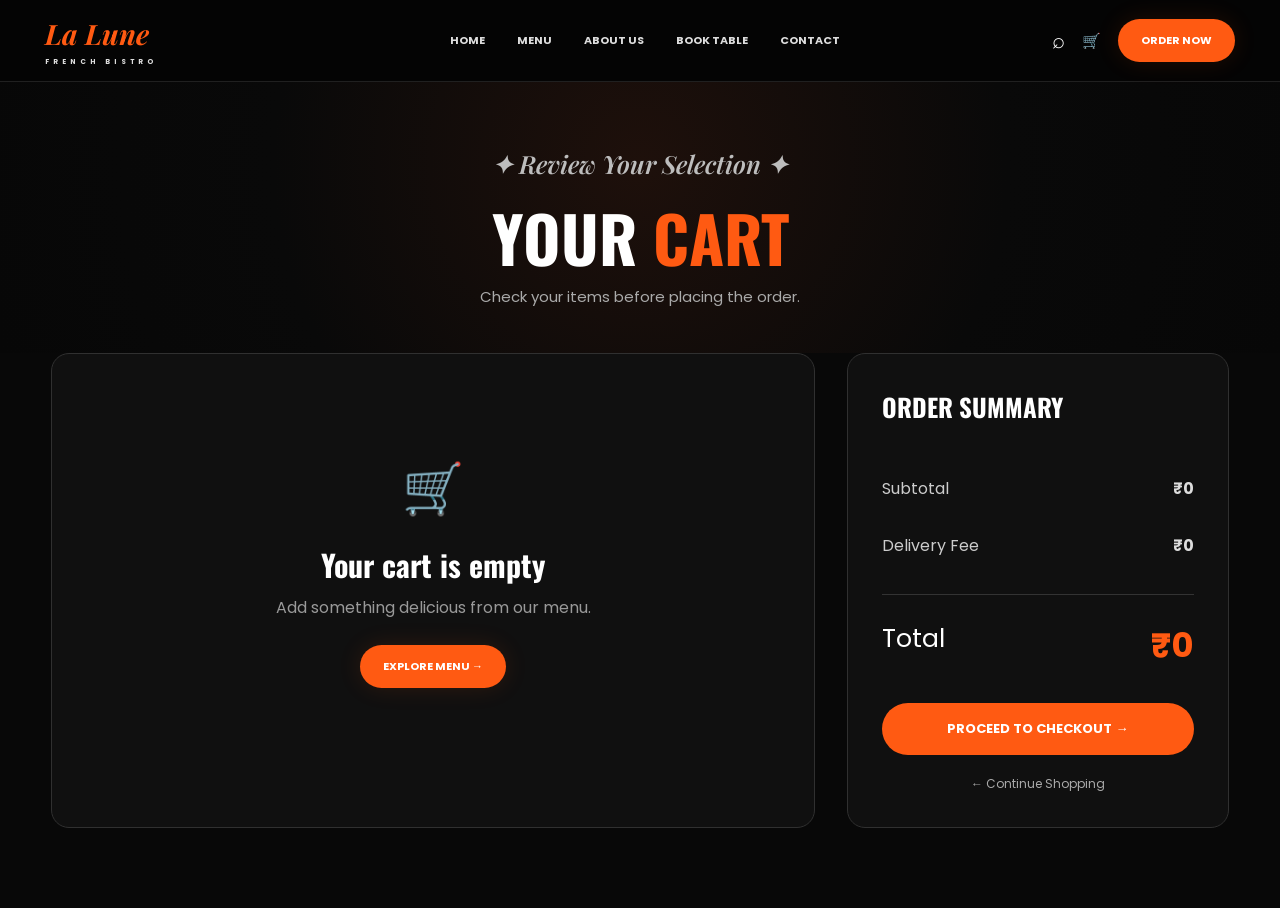
<file: cart.html>
<!DOCTYPE html>
<html lang="en">
<head>
<meta charset="UTF-8">
<meta name="viewport" content="width=device-width, initial-scale=1.0">
<title>La Lune | Your Cart</title>
<link rel="preconnect" href="https://fonts.googleapis.com">
<link rel="preconnect" href="https://fonts.gstatic.com" crossorigin>
<link href="https://fonts.googleapis.com/css2?family=Oswald:wght@500;600;700&family=Playfair+Display:ital,wght@1,500;1,600&family=Poppins:wght@400;500;600;700&display=swap" rel="stylesheet">
<link rel="stylesheet" href="style.css">
</head>
<body class="cart-page">

<header class="navbar">
  <a class="logo" href="index.html"><span>La Lune</span><small>FRENCH BISTRO</small></a>
  <nav>
    <a href="index.html#home">HOME</a><a href="index.html#menu">MENU</a><a href="index.html#about">ABOUT US</a><a href="index.html#book-table">BOOK TABLE</a><a href="index.html#contact">CONTACT</a>
  </nav>
  <div class="nav-actions">
    <button class="icon-btn" aria-label="Search">⌕</button>
    <a class="cart-btn" href="cart.html">🛒<b id="cartCount">0</b></a>
    <a class="order-btn" href="order.html">ORDER NOW</a>
  </div>
</header>

<main>
<section class="cart-hero">
  <p class="script">✦ Review Your Selection ✦</p>
  <h1>YOUR <span>CART</span></h1>
  <p>Check your items before placing the order.</p>
</section>

<section class="cart-layout">
  <div class="cart-items" id="cartItems"></div>

  <aside class="summary">
    <h2>ORDER SUMMARY</h2>
    <div class="summary-row"><span>Subtotal</span><strong id="subtotal">₹0</strong></div>
    <div class="summary-row"><span>Delivery Fee</span><strong id="delivery">₹40</strong></div>
    <div class="summary-total"><span>Total</span><strong id="total">₹40</strong></div>
    <button class="checkout-btn" onclick="checkout()">PROCEED TO CHECKOUT →</button>
    <a class="continue" href="index.html#menu">← Continue Shopping</a>
  </aside>
</section>
</main>

<script src="cart.js"></script>
</body>
</html>
</file>
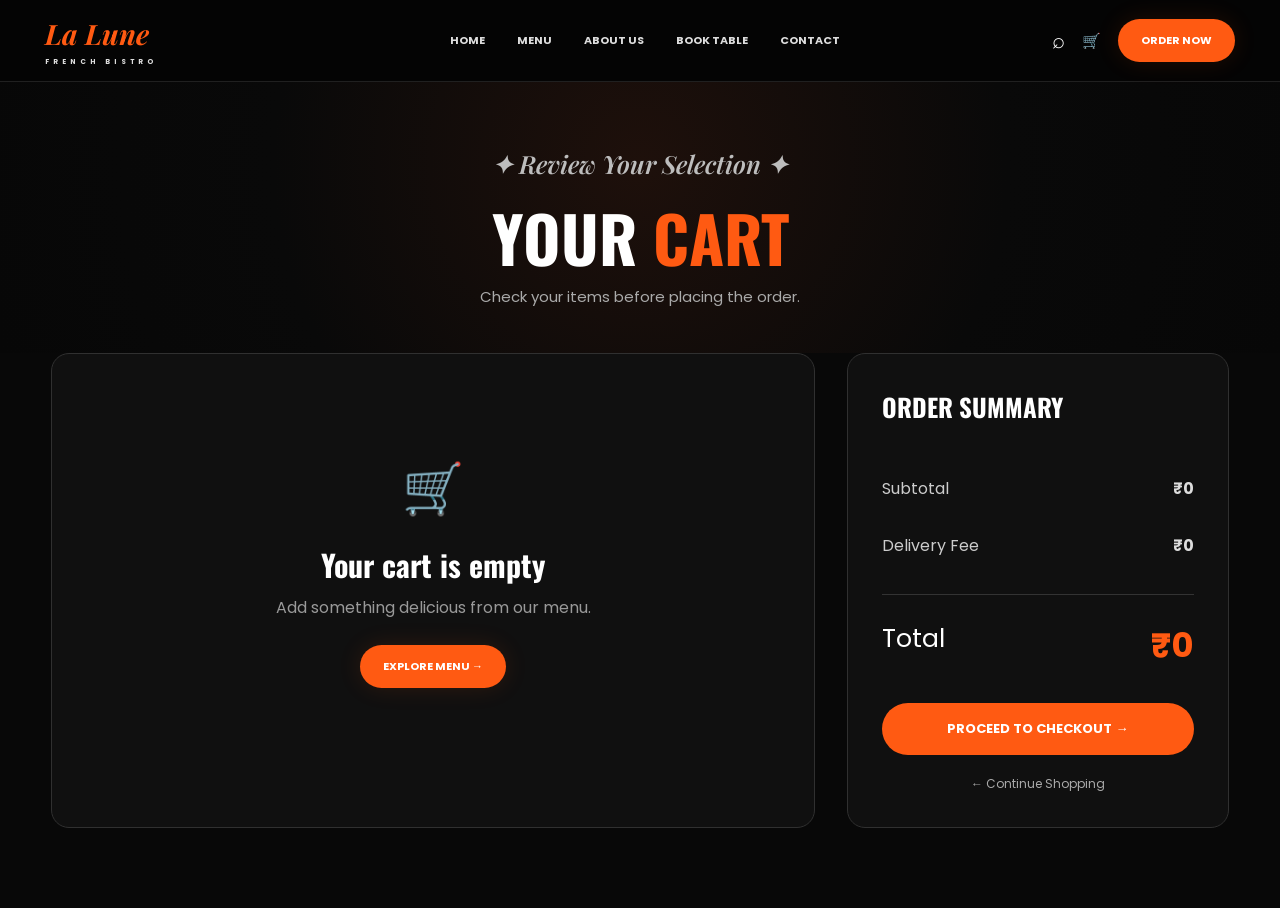
<file: checkout.html>
<!DOCTYPE html>
<html lang="en">
<head>
<meta charset="UTF-8"><meta name="viewport" content="width=device-width, initial-scale=1.0">
<title>La Lune | Checkout</title>
<link rel="preconnect" href="https://fonts.googleapis.com"><link rel="preconnect" href="https://fonts.gstatic.com" crossorigin>
<link href="https://fonts.googleapis.com/css2?family=Oswald:wght@500;600;700&family=Playfair+Display:ital,wght@1,500;1,600&family=Poppins:wght@400;500;600;700&display=swap" rel="stylesheet">
<link rel="stylesheet" href="style.css">
</head>
<body class="checkout-page">
<header class="navbar">
  <a class="logo" href="index.html"><span>La Lune</span><small>FRENCH BISTRO</small></a>
  <nav><a href="index.html#home">HOME</a><a href="index.html#menu">MENU</a><a href="index.html#about">ABOUT US</a><a href="index.html#book-table">BOOK TABLE</a><a href="index.html#contact">CONTACT</a></nav>
  <div class="nav-actions"><a class="cart-btn" href="cart.html">🛒<b id="checkoutCartCount">0</b></a><a class="order-btn" href="order.html">ORDER NOW</a></div>
</header>
<main>
<section class="cart-hero"><p class="script">✦ Almost There ✦</p><h1>CHECK <span>OUT</span></h1><p>Enter your details and choose a payment method.</p></section>
<section class="checkout-layout">
  <form class="checkout-form" id="checkoutForm">
    <h2>DELIVERY DETAILS</h2>
    <div class="form-row"><label>Full Name<input id="fullName" required placeholder="Enter your name"></label><label>Mobile Number<input id="mobile" type="tel" required placeholder="Enter mobile number"></label></div>
    <label>Delivery Address<textarea id="address" required placeholder="House no., street, area, city"></textarea></label>
    <h2 class="payment-title">PAYMENT METHOD</h2>
    <div class="payment-options">
      <label class="payment-card active"><input type="radio" name="payment" value="UPI" checked><span class="payment-icon">◉</span><span><strong>UPI</strong><small>Google Pay / PhonePe / Paytm</small></span></label>
      <label class="payment-card"><input type="radio" name="payment" value="Card"><span class="payment-icon">▣</span><span><strong>Credit / Debit Card</strong><small>Secure card payment</small></span></label>
      <label class="payment-card"><input type="radio" name="payment" value="COD"><span class="payment-icon">💵</span><span><strong>Cash on Delivery</strong><small>Pay when your order arrives</small></span></label>
    </div>
    <div id="paymentExtra" class="payment-extra"><label>UPI ID<input id="upiId" placeholder="example@upi"></label></div>
    <button class="primary-btn place-order" type="submit">PLACE ORDER →</button>
    <a class="continue" href="cart.html">← Back to Cart</a>
  </form>
  <aside class="summary"><h2>YOUR ORDER</h2><div id="checkoutItems"></div><div class="summary-row"><span>Subtotal</span><strong id="checkoutSubtotal">₹0</strong></div><div class="summary-row"><span>Delivery Fee</span><strong id="checkoutDelivery">₹0</strong></div><div class="summary-total"><span>Total</span><strong id="checkoutTotal">₹0</strong></div></aside>
</section>
</main>
<script src="checkout.js"></script>
</body></html>
</file>
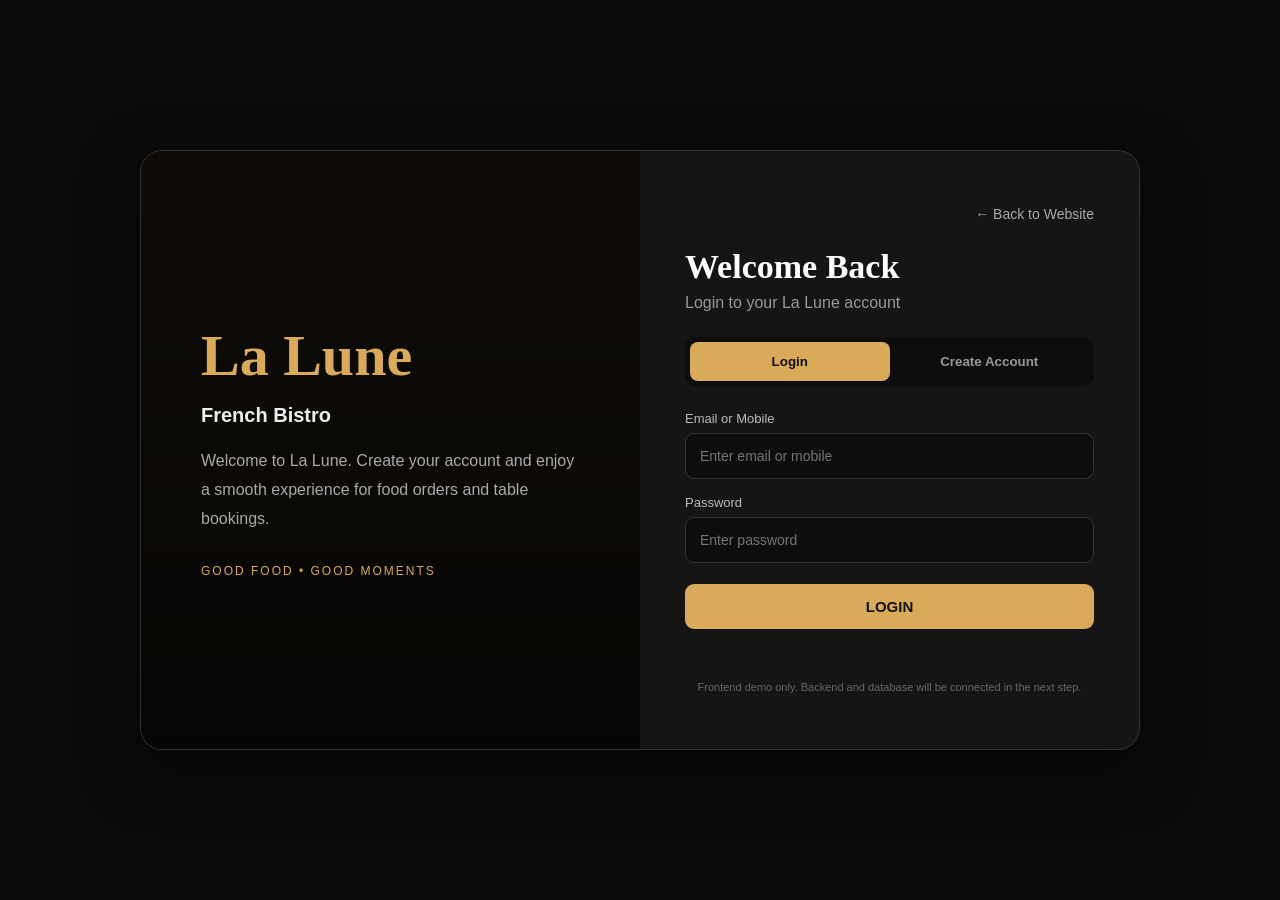
<file: login.html>
<!DOCTYPE html>
<html lang="en">
<head>
    <meta charset="UTF-8">
    <meta name="viewport" content="width=device-width, initial-scale=1.0">
    <title>La Lune | Login</title>

    <style>
        * {
            margin: 0;
            padding: 0;
            box-sizing: border-box;
            font-family: Arial, sans-serif;
        }

        body {
            min-height: 100vh;
            background: #0b0b0b;
            color: white;
            display: flex;
            justify-content: center;
            align-items: center;
            padding: 20px;
        }

        .login-container {
            width: 100%;
            max-width: 1000px;
            min-height: 600px;
            display: grid;
            grid-template-columns: 1fr 1fr;
            background: #151515;
            border-radius: 22px;
            overflow: hidden;
            border: 1px solid #333;
            box-shadow: 0 20px 60px rgba(0,0,0,0.6);
        }

        /* LEFT SIDE */
        .left {
            padding: 60px;
            display: flex;
            flex-direction: column;
            justify-content: center;
            background:
                linear-gradient(
                    rgba(0,0,0,0.35),
                    rgba(0,0,0,0.7)
                ),
                #17120c;
        }

        .left h1 {
            font-family: Georgia, serif;
            font-size: 58px;
            color: #d9aa59;
            margin-bottom: 15px;
        }

        .left h3 {
            font-size: 20px;
            margin-bottom: 20px;
            color: #eee;
        }

        .left p {
            color: #aaa;
            line-height: 1.8;
            max-width: 400px;
        }

        .tagline {
            margin-top: 30px;
            color: #d9aa59;
            letter-spacing: 2px;
            font-size: 12px;
        }

        /* RIGHT SIDE */
        .right {
            padding: 45px;
            display: flex;
            align-items: center;
        }

        .form-box {
            width: 100%;
            max-width: 420px;
            margin: auto;
        }

        .back {
            text-align: right;
            margin-bottom: 25px;
        }

        .back a {
            color: #aaa;
            text-decoration: none;
            font-size: 14px;
        }

        .back a:hover {
            color: #d9aa59;
        }

        .form-box h2 {
            font-family: Georgia, serif;
            font-size: 34px;
            margin-bottom: 8px;
        }

        .subtitle {
            color: #999;
            margin-bottom: 25px;
        }

        /* TABS */
        .tabs {
            display: flex;
            background: #0d0d0d;
            padding: 5px;
            border-radius: 10px;
            margin-bottom: 25px;
        }

        .tabs button {
            flex: 1;
            padding: 12px;
            border: none;
            background: transparent;
            color: #999;
            cursor: pointer;
            border-radius: 8px;
            font-weight: bold;
        }

        .tabs button.active {
            background: #d9aa59;
            color: #111;
        }

        /* FORM */
        .form {
            display: none;
        }

        .form.active {
            display: block;
        }

        .input-group {
            margin-bottom: 16px;
        }

        .input-group label {
            display: block;
            color: #bbb;
            font-size: 13px;
            margin-bottom: 7px;
        }

        .input-group input {
            width: 100%;
            padding: 14px;
            background: #0d0d0d;
            color: white;
            border: 1px solid #333;
            border-radius: 9px;
            outline: none;
            font-size: 14px;
        }

        .input-group input:focus {
            border-color: #d9aa59;
        }

        .submit-btn {
            width: 100%;
            padding: 14px;
            border: none;
            border-radius: 9px;
            background: #d9aa59;
            color: #111;
            font-size: 15px;
            font-weight: bold;
            cursor: pointer;
            margin-top: 5px;
        }

        .submit-btn:hover {
            background: #e7bc70;
        }

        .message {
            text-align: center;
            margin-top: 15px;
            color: #d9aa59;
            font-size: 13px;
            min-height: 20px;
        }

        .demo-note {
            text-align: center;
            color: #666;
            font-size: 11px;
            margin-top: 15px;
            line-height: 1.5;
        }

        /* MOBILE */
        @media (max-width: 750px) {

            body {
                padding: 10px;
            }

            .login-container {
                grid-template-columns: 1fr;
            }

            .left {
                padding: 35px 25px;
            }

            .left h1 {
                font-size: 43px;
            }

            .left h3 {
                font-size: 17px;
            }

            .right {
                padding: 30px 20px;
            }

            .form-box h2 {
                font-size: 30px;
            }
        }
    </style>
</head>

<body>

<div class="login-container">

    <!-- LEFT -->
    <div class="left">

        <h1>La Lune</h1>

        <h3>French Bistro</h3>

        <p>
            Welcome to La Lune. Create your account and
            enjoy a smooth experience for food orders
            and table bookings.
        </p>

        <div class="tagline">
            GOOD FOOD • GOOD MOMENTS
        </div>

    </div>


    <!-- RIGHT -->
    <div class="right">

        <div class="form-box">

            <div class="back">
                <a href="index(1).html">
                    ← Back to Website
                </a>
            </div>


            <h2 id="formTitle">
                Welcome Back
            </h2>

            <p class="subtitle" id="formSubtitle">
                Login to your La Lune account
            </p>


            <!-- TABS -->
            <div class="tabs">

                <button
                    id="loginTab"
                    class="active"
                    onclick="showLogin()">
                    Login
                </button>

                <button
                    id="signupTab"
                    onclick="showSignup()">
                    Create Account
                </button>

            </div>


            <!-- LOGIN FORM -->
            <form
                id="loginForm"
                class="form active"
                onsubmit="loginUser(event)">

                <div class="input-group">

                    <label>
                        Email or Mobile
                    </label>

                    <input
                        type="text"
                        id="loginContact"
                        placeholder="Enter email or mobile"
                        required>

                </div>


                <div class="input-group">

                    <label>
                        Password
                    </label>

                    <input
                        type="password"
                        id="loginPassword"
                        placeholder="Enter password"
                        required>

                </div>


                <button
                    type="submit"
                    class="submit-btn">

                    LOGIN

                </button>

            </form>


            <!-- SIGNUP FORM -->
            <form
                id="signupForm"
                class="form"
                onsubmit="createAccount(event)">

                <div class="input-group">

                    <label>
                        Full Name
                    </label>

                    <input
                        type="text"
                        id="name"
                        placeholder="Enter your name"
                        required>

                </div>


                <div class="input-group">

                    <label>
                        Email
                    </label>

                    <input
                        type="email"
                        id="email"
                        placeholder="Enter your email"
                        required>

                </div>


                <div class="input-group">

                    <label>
                        Mobile Number
                    </label>

                    <input
                        type="tel"
                        id="mobile"
                        placeholder="Enter mobile number"
                        required>

                </div>


                <div class="input-group">

                    <label>
                        Password
                    </label>

                    <input
                        type="password"
                        id="password"
                        placeholder="Minimum 6 characters"
                        minlength="6"
                        required>

                </div>


                <div class="input-group">

                    <label>
                        Confirm Password
                    </label>

                    <input
                        type="password"
                        id="confirmPassword"
                        placeholder="Re-enter password"
                        minlength="6"
                        required>

                </div>


                <button
                    type="submit"
                    class="submit-btn">

                    CREATE ACCOUNT

                </button>

            </form>


            <div
                id="message"
                class="message">
            </div>


            <div class="demo-note">
                Frontend demo only. Backend and database
                will be connected in the next step.
            </div>

        </div>

    </div>

</div>


<script>

    /* SHOW LOGIN */

    function showLogin() {

        document
            .getElementById("loginForm")
            .classList.add("active");

        document
            .getElementById("signupForm")
            .classList.remove("active");


        document
            .getElementById("loginTab")
            .classList.add("active");

        document
            .getElementById("signupTab")
            .classList.remove("active");


        document
            .getElementById("formTitle")
            .innerText = "Welcome Back";

        document
            .getElementById("formSubtitle")
            .innerText =
            "Login to your La Lune account";

        document
            .getElementById("message")
            .innerText = "";
    }


    /* SHOW SIGNUP */

    function showSignup() {

        document
            .getElementById("signupForm")
            .classList.add("active");

        document
            .getElementById("loginForm")
            .classList.remove("active");


        document
            .getElementById("signupTab")
            .classList.add("active");

        document
            .getElementById("loginTab")
            .classList.remove("active");


        document
            .getElementById("formTitle")
            .innerText = "Create Account";

        document
            .getElementById("formSubtitle")
            .innerText =
            "Join La Lune today";

        document
            .getElementById("message")
            .innerText = "";
    }


    /* CREATE ACCOUNT */

    function createAccount(event) {

        event.preventDefault();

        let name =
            document.getElementById("name").value;

        let email =
            document.getElementById("email").value;

        let mobile =
            document.getElementById("mobile").value;

        let password =
            document.getElementById("password").value;

        let confirmPassword =
            document.getElementById("confirmPassword").value;


        if (password !== confirmPassword) {

            document.getElementById("message")
                .innerText =
                "Passwords do not match.";

            return;
        }


        /*
        TEMPORARY DEMO

        Later this information will go to
        Backend + Database.
        */

        localStorage.setItem(
            "laLuneDemoUser",
            JSON.stringify({
                name: name,
                email: email,
                mobile: mobile,
                password: password
            })
        );


        document.getElementById("message")
            .innerText =
            "Account created successfully!";


        document
            .getElementById("signupForm")
            .reset();


        setTimeout(function () {

            showLogin();

        }, 1000);

    }


    /* LOGIN */

    function loginUser(event) {

        event.preventDefault();


        let contact =
            document
            .getElementById("loginContact")
            .value;

        let password =
            document
            .getElementById("loginPassword")
            .value;


        let savedUser =
            JSON.parse(
                localStorage.getItem(
                    "laLuneDemoUser"
                )
            );


        if (
            savedUser &&
            (
                contact === savedUser.email ||
                contact === savedUser.mobile
            ) &&
            password === savedUser.password
        ) {

            localStorage.setItem(
                "laLuneLoggedInUser",
                JSON.stringify({
                    name: savedUser.name,
                    email: savedUser.email,
                    mobile: savedUser.mobile
                })
            );


            document.getElementById("message")
                .innerText =
                "Login successful!";


            setTimeout(function () {

                window.location.href =
                    "index(1).html";

            }, 1000);

        }

        else {

            document.getElementById("message")
                .innerText =
                "Invalid email/mobile or password.";

        }

    }

</script>

</body>
</html>
</file>
<file: style.css>
*{box-sizing:border-box;margin:0;padding:0}
html{scroll-behavior:smooth}
body{background:#080808;color:#fff;font-family:Poppins,sans-serif;overflow-x:hidden}
a{text-decoration:none;color:inherit}
button{font-family:inherit;cursor:pointer}

.navbar{height:82px;border-bottom:1px solid #202020;display:flex;align-items:center;justify-content:space-between;padding:0 3.5%;position:sticky;top:0;z-index:50;background:rgba(5,5,5,.94);backdrop-filter:blur(12px)}
.logo{display:flex;flex-direction:column;line-height:1}
.logo span{font:700 28px 'Playfair Display',serif;font-style:italic;color:#ff5a12}
.logo small{font:700 7px Poppins;letter-spacing:4px;margin-top:5px;text-align:center;color:#ddd}
nav{display:flex;gap:32px;margin-left:80px}
nav a{font-size:11px;font-weight:700;color:#ddd;position:relative;padding:30px 0}
nav a:hover,nav a.active{color:#ff5a12}
nav a.active:after{content:"";position:absolute;bottom:20px;left:0;width:30px;height:2px;background:#ff5a12}
.nav-actions{display:flex;align-items:center;gap:17px}
.icon-btn,.cart-btn{background:none;border:0;color:#fff;font-size:22px;position:relative}
.cart-btn{font-size:15px}
.cart-btn b{position:absolute;background:#ff5a12;color:#fff;font-size:8px;border-radius:50%;padding:3px 5px;top:-9px;right:-8px}
.order-btn,.primary-btn{background:#ff5a12;border-radius:28px;padding:13px 23px;font-size:11px;font-weight:700;color:#fff;display:inline-block;box-shadow:0 0 25px rgba(255,90,18,.12);transition:.3s}
.order-btn:hover,.primary-btn:hover{transform:translateY(-3px);box-shadow:0 10px 30px rgba(255,90,18,.25)}

.hero{min-height:440px;display:flex;position:relative;padding:42px 5% 30px;background:radial-gradient(circle at 70% 50%,#21140f 0,#0b0b0b 45%,#070707 75%);overflow:hidden}
.hero-copy{width:47%;z-index:3;padding:0 0 0 1.5%}
.script{font:italic 600 21px 'Playfair Display',serif;color:#ff5a12;margin-bottom:8px}
.hero h1{font:700 clamp(55px,5.2vw,84px) Oswald,sans-serif;line-height:.92;letter-spacing:1px}
.hero h1 span{color:#ff5a12;display:block}
.intro{font-size:12px;line-height:1.7;color:#d2d2d2;margin:22px 0}
.hero-buttons{display:flex;gap:12px}
.secondary-btn{border:1px solid #ff5a12;border-radius:28px;padding:12px 25px;font-size:11px;font-weight:700;transition:.3s}
.secondary-btn:hover{background:#ff5a12}

.hero-foods{width:53%;position:relative;min-height:390px}
.food{position:absolute;object-fit:cover;border-radius:16px;box-shadow:0 18px 40px rgba(0,0,0,.45);border:1px solid rgba(255,255,255,.06);animation:popIn .9s cubic-bezier(.2,.8,.2,1) both,floatFood 5s ease-in-out infinite}
.noodle{width:270px;height:180px;right:34%;top:30px;animation-delay:.15s}
.drink{width:150px;height:205px;right:0;top:-25px;animation-delay:.3s}
.burger{width:245px;height:200px;right:13%;top:122px;z-index:3;animation-delay:.45s}
.pizza{width:245px;height:200px;right:-2%;top:135px;animation-delay:.6s}
.fresh-badge{position:absolute;z-index:5;right:4%;top:35px;border:1px solid #ff5a12;border-radius:50%;width:75px;height:75px;background:#0c0c0c;display:flex;flex-direction:column;align-items:center;justify-content:center;font-size:10px;text-align:center}
.fresh-badge strong{font-size:15px}.fresh-badge span{font-size:6px;letter-spacing:1px}

.food-grid{display:grid;grid-template-columns:repeat(4,1fr);gap:10px;padding:5px 4% 20px;background:#080808}
.food-card{height:132px;border:1px solid #343434;border-radius:14px;overflow:hidden;display:flex;background:#0c0c0c;transition:.35s;position:relative}
.food-card:hover{transform:translateY(-7px);border-color:#ff5a12;box-shadow:0 15px 35px rgba(255,90,18,.13)}
.card-copy{width:38%;padding:18px 8px 10px 15px;z-index:2}
.card-copy p{font:italic 600 14px 'Playfair Display';color:#ff5a12}
.card-copy h2{font:700 21px Oswald;line-height:1}
.card-copy small{font-size:8px;color:#aaa}
.card-copy button{display:block;border:0;background:#ff5a12;color:#fff;width:25px;height:25px;border-radius:50%;margin-top:14px}
.food-card img{width:62%;height:100%;object-fit:cover;transition:.5s}
.food-card:hover img{transform:scale(1.08)}

.features{margin:0 4% 55px;border:1px solid #2b2b2b;border-radius:14px;display:grid;grid-template-columns:repeat(4,1fr);padding:15px 0;background:#0a0a0a}
.features div{padding:0 25px;border-right:1px solid #303030;display:grid;grid-template-columns:35px 1fr;align-items:center}
.features div:last-child{border:0}.features span{grid-row:span 2;font-size:19px}.features strong{font-size:10px}.features small{font-size:8px;color:#888}

.bottom-section{text-align:center;padding:20px 20px 80px}.bottom-section h2{font:700 45px Oswald;letter-spacing:1px}.bottom-section .script{margin-bottom:12px}
.contact{padding:70px 20px;text-align:center;background:#110d0b}.contact h2{font:700 45px Oswald}.contact p{color:#aaa;margin:10px 0 25px}

@keyframes popIn{from{opacity:0;transform:scale(.65) translateY(40px)}to{opacity:1;transform:scale(1) translateY(0)}}
@keyframes floatFood{0%,100%{translate:0 0}50%{translate:0 -7px}}
@media(max-width:900px){nav{gap:15px;margin-left:10px}.hero{padding-left:4%}.food-grid{grid-template-columns:repeat(2,1fr)}.features{grid-template-columns:repeat(2,1fr);gap:15px}.features div:nth-child(2){border:0}}
@media(max-width:650px){.navbar{height:68px}.logo span{font-size:22px}nav{display:none}.nav-actions{gap:9px}.order-btn{padding:10px 13px}.hero{display:block;padding:35px 5% 20px}.hero-copy{width:100%}.hero h1{font-size:58px}.hero-foods{width:100%;height:340px;margin-top:15px}.noodle{width:52%;height:135px;right:37%;top:20px}.drink{width:29%;height:150px;right:0;top:0}.burger{width:52%;height:155px;right:18%;top:115px}.pizza{width:48%;height:145px;right:0;top:150px}.fresh-badge{width:58px;height:58px;right:4%;top:80px}.fresh-badge strong{font-size:11px}.food-grid{grid-template-columns:1fr;padding:5px 5% 18px}.food-card{height:120px}.features{margin:0 5% 35px;grid-template-columns:1fr 1fr}.features div{padding:10px 12px;border-right:0}.bottom-section{padding-bottom:55px}.bottom-section h2,.contact h2{font-size:35px}}

/* CART PAGE */
.cart-page{min-height:100vh}
.cart-hero{text-align:center;padding:65px 20px 45px;background:radial-gradient(circle at 50% 30%,#1e100b 0,#090909 55%,#070707 100%)}
.cart-hero .script{font-size:25px;color:#bdbdbd}
.cart-hero h1{font:700 clamp(50px,5vw,76px) Oswald;line-height:1;margin:25px 0 16px}
.cart-hero h1 span{color:#ff5a12}
.cart-hero>p:last-child{color:#aaa;font-size:15px}
.cart-layout{display:grid;grid-template-columns:minmax(0,2fr) minmax(300px,1fr);gap:32px;padding:0 4% 80px;max-width:1600px;margin:auto}
.cart-items,.summary{border:1px solid #303030;border-radius:18px;background:#101010}
.cart-items{padding:28px 32px}
.cart-item{display:grid;grid-template-columns:120px 1fr 100px 125px 35px;gap:25px;align-items:center;padding:30px 0;border-bottom:1px solid #292929}
.cart-item:last-child{border-bottom:0}
.cart-item img{width:120px;height:100px;object-fit:cover;border-radius:13px}
.cart-product h3{font-size:20px;margin-bottom:7px}
.cart-product p{color:#999;font-size:14px}
.item-price{color:#ff5a12;font-size:20px}
.qty{display:flex;align-items:center;gap:12px}
.qty button{width:38px;height:38px;border-radius:9px;border:1px solid #444;background:#141414;color:#fff;font-size:20px}
.qty button:hover{border-color:#ff5a12;color:#ff5a12}
.qty span{min-width:18px;text-align:center}
.remove{border:0;background:none;color:#888;font-size:20px}.remove:hover{color:#ff5a12}
.summary{padding:34px;align-self:start;position:sticky;top:105px}
.summary h2{font:700 25px Oswald;margin-bottom:35px}
.summary-row{display:flex;justify-content:space-between;padding:16px 0;font-size:16px;color:#ccc}
.summary-row strong{color:#ddd}
.summary-total{display:flex;justify-content:space-between;border-top:1px solid #333;margin-top:20px;padding-top:25px;font-size:25px}
.summary-total strong{color:#ff5a12;font-size:34px}
.checkout-btn{width:100%;margin-top:32px;padding:16px;border:0;border-radius:30px;background:#ff5a12;color:#fff;font-weight:700;font-size:13px;cursor:pointer}
.checkout-btn:hover{transform:translateY(-2px);box-shadow:0 12px 30px rgba(255,90,18,.2)}
.continue{display:block;text-align:center;color:#aaa;font-size:12px;margin-top:20px}.continue:hover{color:#ff5a12}
.empty-cart{text-align:center;padding:70px 20px}.empty-icon{font-size:50px;margin-bottom:15px}.empty-cart h2{font:700 30px Oswald}.empty-cart p{color:#999;margin:8px 0 25px}

@media(max-width:900px){
 .cart-layout{grid-template-columns:1fr}.summary{position:static}.cart-item{grid-template-columns:90px 1fr auto;gap:15px}.cart-item img{width:90px;height:80px}.item-price{grid-column:2}.qty{grid-column:3;grid-row:1/3}.remove{grid-column:3;grid-row:3}
}
@media(max-width:600px){
 .cart-hero{padding:45px 15px 35px}.cart-hero h1{font-size:52px}.cart-layout{padding:0 5% 50px}.cart-items{padding:15px}.cart-item{grid-template-columns:75px 1fr auto;gap:10px;padding:20px 0}.cart-item img{width:75px;height:70px}.cart-product h3{font-size:14px}.cart-product p{font-size:11px}.item-price{font-size:15px}.qty{grid-column:2;grid-row:2}.qty button{width:32px;height:32px}.remove{grid-column:3;grid-row:2}.summary{padding:25px}.summary-total strong{font-size:28px}
}
\n\n/* BOOK TABLE SECTION */\n.book-table{margin:0 4% 60px;border:1px solid #303030;border-radius:18px;background:radial-gradient(circle at 10% 20%,#21110b 0,#0e0e0e 45%,#0a0a0a 100%);padding:55px 5%;display:grid;grid-template-columns:1fr 1.15fr;gap:60px;align-items:center}\n.book-copy .script{font-size:22px}.book-copy h2{font:700 clamp(45px,5vw,70px) Oswald;line-height:.95;margin:15px 0}.book-copy h2 span{color:#ff5a12}.book-copy>p:last-child{max-width:480px;color:#aaa;line-height:1.8;font-size:13px}\n.booking-form{border:1px solid #292929;background:#0b0b0b;border-radius:16px;padding:28px}.form-row{display:grid;grid-template-columns:1fr 1fr;gap:15px}.booking-form label{display:block;color:#ccc;font-size:11px;font-weight:600;margin-bottom:15px}.booking-form input,.booking-form select{display:block;width:100%;margin-top:7px;padding:13px 14px;border:1px solid #333;border-radius:9px;background:#141414;color:#fff;outline:none;font-family:Poppins}.booking-form input:focus,.booking-form select:focus{border-color:#ff5a12}.booking-form .primary-btn{border:0;margin-top:5px}\n@media(max-width:800px){.book-table{grid-template-columns:1fr;gap:25px;padding:40px 6%}.form-row{grid-template-columns:1fr}}\n
/* Checkout */
.checkout-layout{width:86%;max-width:1100px;margin:0 auto 70px;display:grid;grid-template-columns:1.25fr .75fr;gap:22px}
.checkout-form,.checkout-layout .summary{border:1px solid #303030;border-radius:16px;background:#101010;padding:26px}
.checkout-form h2,.checkout-layout .summary h2{font-size:17px;margin-bottom:22px}
.payment-title{margin-top:28px!important}
.checkout-form label{display:block;font-size:11px;font-weight:600;color:#eee;margin-bottom:15px}
.checkout-form input,.checkout-form textarea{width:100%;margin-top:8px;background:#080808;border:1px solid #444;color:#fff;border-radius:8px;padding:13px;font:12px Poppins;outline:none}
.checkout-form textarea{height:88px;resize:vertical}.checkout-form input:focus,.checkout-form textarea:focus{border-color:#ff5a12}
.form-row{display:grid;grid-template-columns:1fr 1fr;gap:14px}
.payment-options{display:grid;gap:10px}.payment-card{border:1px solid #3a3a3a;border-radius:10px;padding:15px;display:flex!important;align-items:center;gap:12px;cursor:pointer;transition:.2s}.payment-card.active{border-color:#ff5a12;box-shadow:0 0 0 1px #ff5a12 inset}.payment-card input{width:auto!important;margin:0!important;accent-color:#ff5a12}.payment-icon{font-size:17px}.payment-card span:nth-child(3){display:flex;flex-direction:column}.payment-card small{color:#999;font-size:9px;margin-top:3px}.payment-extra{margin-top:13px}.place-order{border:0;width:100%;margin-top:8px}.checkout-item{display:flex;justify-content:space-between;padding:13px 0;border-bottom:1px solid #292929;font-size:12px}.checkout-item div{display:flex;flex-direction:column;gap:3px}.checkout-item small{color:#888;font-size:9px}.checkout-layout .summary{height:max-content}.checkout-layout .summary .summary-row{display:flex;justify-content:space-between;padding:13px 0;color:#ddd}.checkout-layout .summary-total{display:flex;justify-content:space-between;border-top:1px solid #333;margin-top:8px;padding-top:18px;font-size:20px}.checkout-layout .summary-total strong{color:#ff5a12;font-size:27px}
@media(max-width:800px){.checkout-layout{width:92%;grid-template-columns:1fr}.form-row{grid-template-columns:1fr}.checkout-form,.checkout-layout .summary{padding:20px}}


/* ORDER PAGE */
.order-hero{text-align:center;padding:35px 20px 40px;background:radial-gradient(circle at 50% 25%,#21110b 0,#090909 55%,#070707 100%)}
.order-hero .script{font-size:25px}
.order-hero h1{font:700 clamp(48px,5vw,74px) Oswald;line-height:1.05;margin:18px 0 12px;letter-spacing:1px}
.order-hero h1 span{color:#ff5a12}
.cutlery{font-size:18px;color:#ff5a12}
.order-area{display:grid;grid-template-columns:minmax(0,3fr) minmax(320px,1.1fr);gap:28px;padding:0 4% 70px;max-width:1700px;margin:auto}
.category-tabs{display:grid;grid-template-columns:repeat(4,1fr);gap:16px;margin-bottom:22px}
.category{height:56px;border-radius:30px;border:1px solid #8b4518;background:#0c0c0c;color:#eee;font-size:15px;font-weight:700;transition:.25s}
.category:hover,.category.active{background:#ff5a12;border-color:#ff5a12;color:#fff;transform:translateY(-2px)}
.product-grid{display:grid;grid-template-columns:repeat(3,1fr);gap:14px}
.order-product{border:1px solid #363636;border-radius:15px;overflow:hidden;background:#0d0d0d;transition:.3s;min-width:0}
.order-product:hover{transform:translateY(-6px);border-color:#ff5a12;box-shadow:0 18px 35px rgba(255,90,18,.12)}
.product-image-wrap{height:205px;overflow:hidden}
.product-image-wrap img{width:100%;height:100%;object-fit:cover;display:block;transition:.5s}
.order-product:hover .product-image-wrap img{transform:scale(1.06)}
.product-info{padding:16px 15px 15px}
.product-info h3{font-size:18px;margin-bottom:7px;white-space:nowrap;overflow:hidden;text-overflow:ellipsis}
.product-info p{font-size:10px;line-height:1.6;color:#999;min-height:32px}
.product-bottom{display:flex;justify-content:space-between;align-items:center;margin-top:17px}
.product-bottom strong{font-size:21px;color:#ff5a12}
.product-bottom button{border:0;background:#ff5a12;color:#fff;padding:11px 14px;border-radius:9px;font-weight:700;font-size:11px;transition:.2s}
.product-bottom button:hover{background:#ff702e;transform:scale(1.04)}

.order-summary{border:1px solid #343434;border-radius:17px;background:#0d0d0d;padding:24px;align-self:start;position:sticky;top:105px;min-height:430px}
.order-summary-head{display:flex;justify-content:space-between;align-items:center;margin-bottom:25px}
.order-summary-head h2{font-size:19px}.order-summary-head strong{color:#ff5a12;font-size:12px}
.mini-empty{text-align:center;padding:48px 10px;color:#777}
.mini-empty div{font-size:32px;margin-bottom:13px}.mini-empty p{font-size:14px;margin-bottom:5px}.mini-empty small{font-size:11px}
.mini-item{display:grid;grid-template-columns:58px 1fr auto;gap:10px;padding:13px 0;border-bottom:1px solid #2a2a2a;align-items:start}
.mini-item img{width:58px;height:55px;object-fit:cover;border-radius:8px}
.mini-info strong{font-size:11px;display:block;line-height:1.3}.mini-info small{font-size:9px;color:#888;display:block;margin-top:4px}
.mini-qty{display:flex;align-items:center;gap:6px;margin-top:7px}.mini-qty button{width:22px;height:22px;background:#151515;color:#fff;border:1px solid #444;border-radius:5px}.mini-qty span{font-size:10px;min-width:10px;text-align:center}
.mini-right{text-align:right}.mini-right b{font-size:12px;color:#ff5a12}.mini-right button{display:block;margin:9px 0 0 auto;border:0;background:none;color:#777;font-size:17px}.mini-right button:hover{color:#ff5a12}
.mini-totals{margin-top:18px}.mini-totals>div{display:flex;justify-content:space-between;padding:9px 0;color:#bbb;font-size:13px}.mini-total{border-top:1px solid #333;margin-top:9px;padding-top:16px!important;font-size:20px!important;color:#fff!important}.mini-total strong{color:#ff5a12;font-size:26px}
.place-order-btn{width:100%;border:0;border-radius:9px;background:#ff5a12;color:#fff;padding:15px;font-weight:700;margin-top:18px;cursor:pointer;font-size:12px}.place-order-btn:hover{box-shadow:0 10px 25px rgba(255,90,18,.2);transform:translateY(-2px)}

@media(max-width:1100px){
 .order-area{grid-template-columns:1fr}.order-summary{position:static}.product-grid{grid-template-columns:repeat(3,1fr)}
}
@media(max-width:800px){
 .category-tabs{grid-template-columns:repeat(2,1fr)}.product-grid{grid-template-columns:repeat(2,1fr)}
}
@media(max-width:550px){
 .order-hero{padding:30px 15px}.order-hero h1{font-size:43px}.order-area{padding:0 5% 50px}.product-grid{grid-template-columns:1fr}.product-image-wrap{height:210px}.category{font-size:12px;height:50px}
}

/* MENU SEARCH */
.menu-search{
  height:52px;
  display:flex;
  align-items:center;
  gap:10px;
  border:1px solid #363636;
  background:#0d0d0d;
  border-radius:12px;
  padding:0 14px;
  margin:0 0 8px;
  transition:.25s;
}
.menu-search:focus-within{
  border-color:#ff5a12;
  box-shadow:0 0 0 2px rgba(255,90,18,.08);
}
.menu-search>span{
  color:#ff5a12;
  font-size:25px;
  line-height:1;
  transform:rotate(-15deg);
}
.menu-search input{
  flex:1;
  min-width:0;
  border:0;
  outline:0;
  background:transparent;
  color:#fff;
  font:13px Poppins,sans-serif;
}
.menu-search input::placeholder{color:#777}
.menu-search input::-webkit-search-cancel-button{display:none}
.menu-search button{
  width:28px;
  height:28px;
  border:0;
  border-radius:50%;
  background:#202020;
  color:#aaa;
  font-size:20px;
  line-height:1;
  display:flex;
  align-items:center;
  justify-content:center;
  cursor:pointer;
}
.menu-search button:hover{background:#ff5a12;color:#fff}
.search-status{
  min-height:18px;
  color:#999;
  font-size:10px;
  margin:0 2px 8px;
}
.no-results{
  grid-column:1/-1;
  border:1px dashed #333;
  border-radius:15px;
  padding:55px 20px;
  text-align:center;
  color:#777;
}
.no-results div{font-size:38px;margin-bottom:10px}
.no-results h3{color:#ddd;font-size:20px;margin-bottom:5px}
.no-results p{font-size:11px}
@media(max-width:550px){
  .menu-search{height:50px;margin-bottom:5px}
  .menu-search input{font-size:12px}
}
</file>
